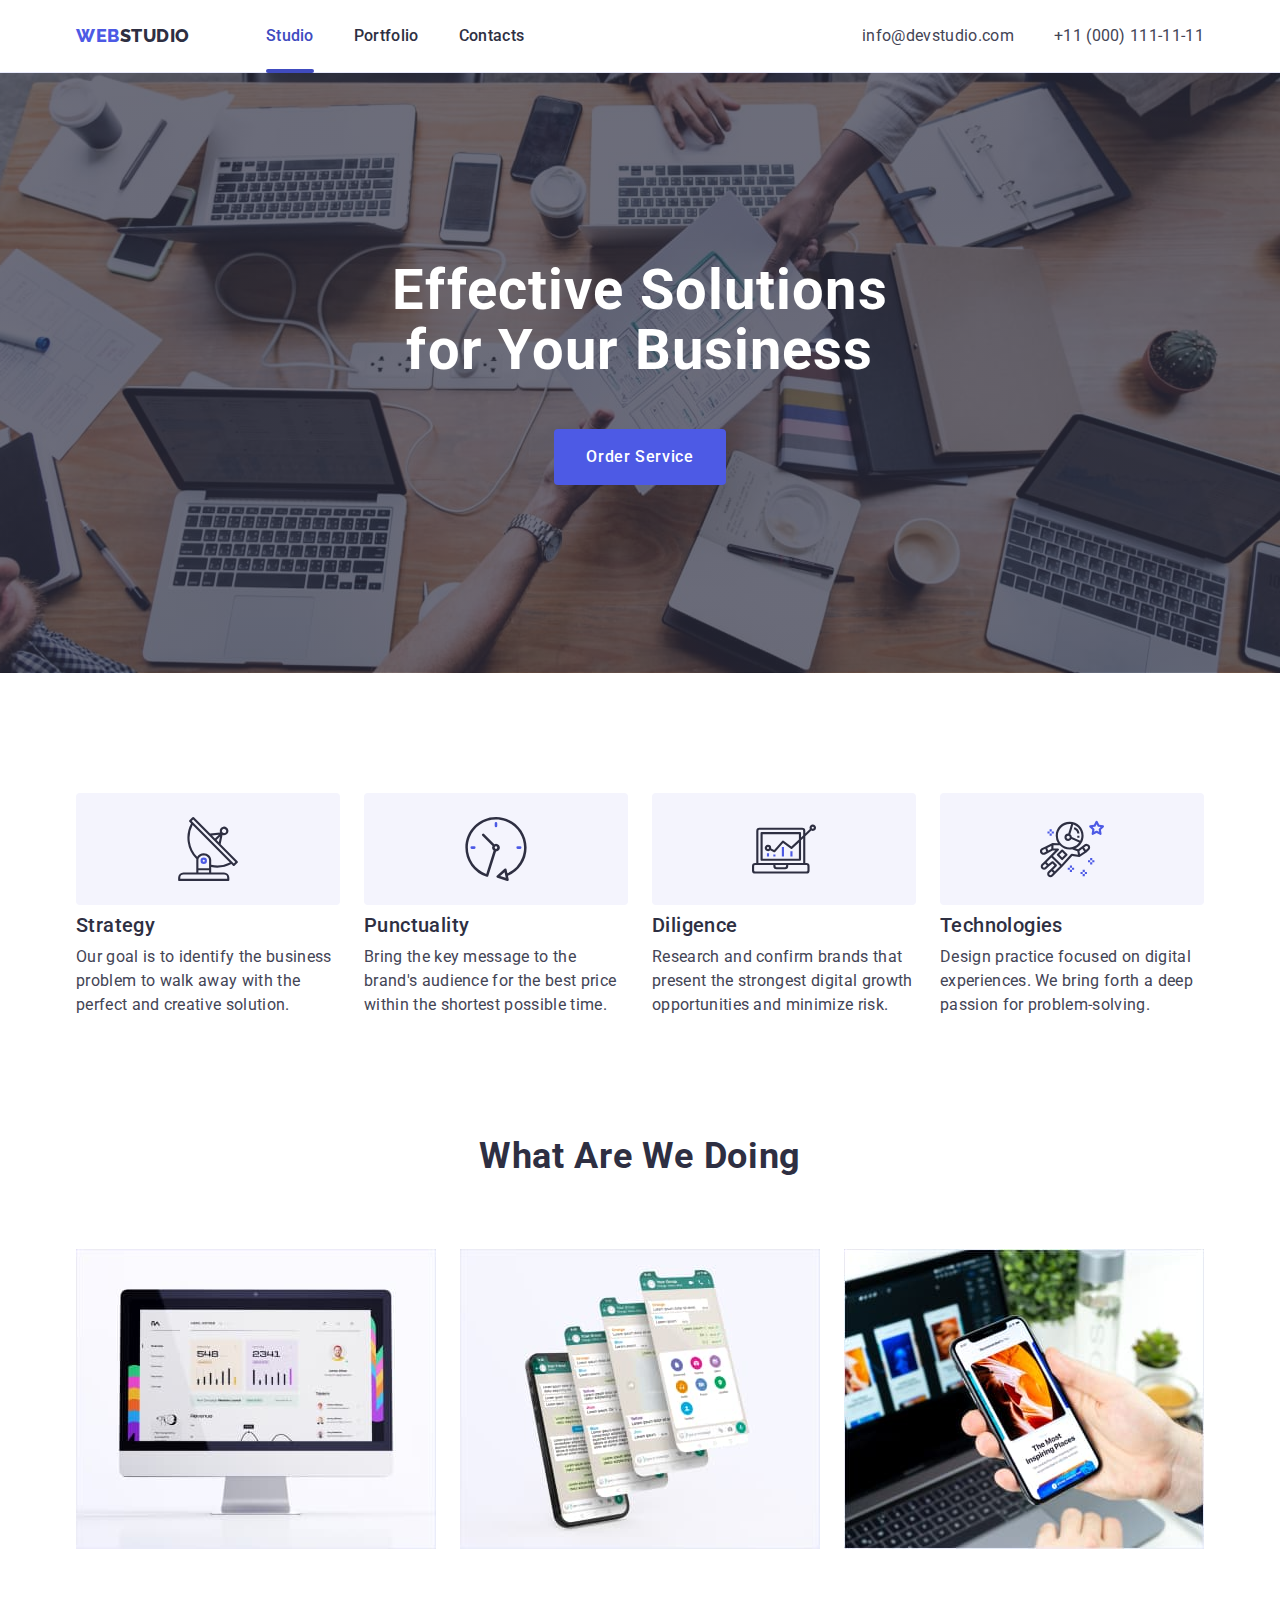
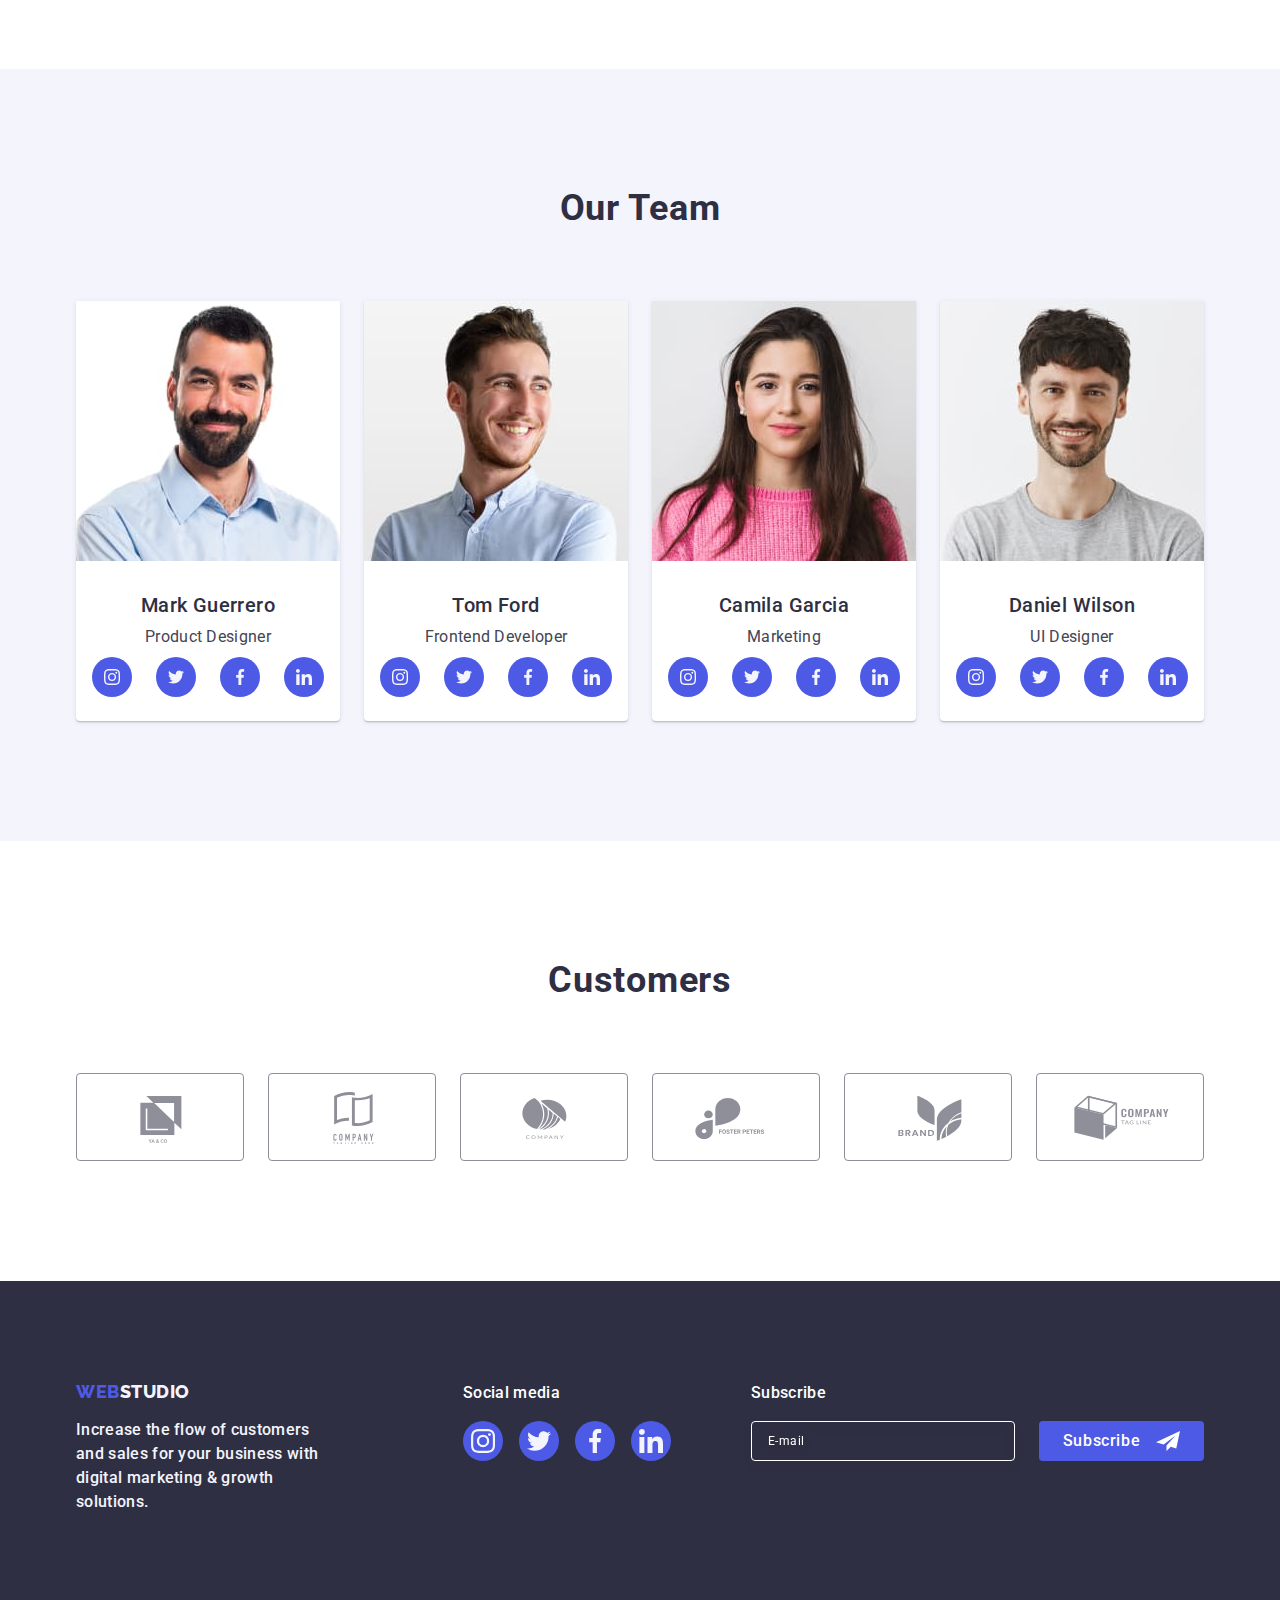
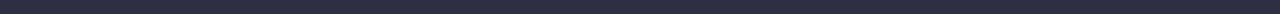
<file: index.html>
<!DOCTYPE html>
<html lang="en">
  <head>
    <meta charset="UTF-8" />
    <meta
      name="viewport"
      content="width=device-width, initial-scale=1.0"
    />
    <title>WebStudio</title>
    <link
      rel="stylesheet"
      href="https://cdnjs.cloudflare.com/ajax/libs/modern-normalize/2.0.0/modern-normalize.min.css"
    />
    <link
      rel="stylesheet"
      href="./css/styles.css"
    />
    <link
      rel="preconnect"
      href="https://fonts.googleapis.com"
    />
    <link
      rel="preconnect"
      href="https://fonts.gstatic.com"
      crossorigin
    />
    <link
      href="https://fonts.googleapis.com/css2?family=Raleway:wght@800&family=Roboto:wght@400;500;700&display=swap"
      rel="stylesheet"
    />
  </head>
  <body>
    <header class="header">
      <div class="container header-container">
        <nav class="header-navi">
          <a
            class="logo-first link"
            href="./index.html"
            >Web<span class="logo">Studio</span></a
          >
          <ul class="header-menu-list list">
            <li class="header-menu-item">
              <a
                class="header-menu-link header-menu-link-studio link"
                href="./index.html"
                >Studio</a
              >
            </li>
            <li class="header-menu-item">
              <a
                class="header-menu-link link"
                href="./portfolio.html"
                >Portfolio</a
              >
            </li>
            <li class="header-menu-item">
              <a
                class="header-menu-link link"
                href=""
                >Contacts</a
              >
            </li>
          </ul>
        </nav>
        <address class="header-address">
          <ul class="header-address-list list">
            <li class="header-address-item">
              <a
                class="header-address-link link"
                href="mailto:info@devstudio.com"
                >info@devstudio.com</a
              >
            </li>
            <li class="header-address-item">
              <a
                class="header-address-link link"
                href="tel:+110001111111"
                >+11 (000) 111-11-11</a
              >
            </li>
          </ul>
        </address>
      </div>
    </header>
    <main>
      <section class="hero">
        <div class="container">
          <h1 class="hero-title">Effective Solutions for Your Business</h1>
          <button
            type="button"
            class="hero-button"
            data-modal-open
          >
            Order Service
          </button>
        </div>
      </section>

      <section class="advantage">
        <div class="container">
          <h2 class="visually-hidden">Advantage</h2>
          <ul class="advantage-list list">
            <li class="advantage-iteam">
              <div class="advantage-iteam-top">
                <svg
                  class="advantage-icon"
                  width="64"
                  height="64"
                >
                  <use href="./images/icons.svg#icon-antenna-1"></use>
                </svg>
              </div>
              <h3 class="advantage-subtitle">Strategy</h3>
              <p class="advantage-text">
                Our goal is to identify the business problem to walk away with
                the perfect and creative solution.
              </p>
            </li>
            <li class="advantage-iteam">
              <div class="advantage-iteam-top">
                <svg
                  class="advantage-icon"
                  width="64"
                  height="64"
                >
                  <use href="./images/icons.svg#icon-clock-1"></use>
                </svg>
              </div>
              <h3 class="advantage-subtitle">Punctuality</h3>
              <p class="advantage-text">
                Bring the key message to the brand's audience for the best price
                within the shortest possible time.
              </p>
            </li>
            <li class="advantage-iteam">
              <div class="advantage-iteam-top">
                <svg
                  class="advantage-icon"
                  width="64"
                  height="64"
                >
                  <use href="./images/icons.svg#icon-diagram-1"></use>
                </svg>
              </div>
              <h3 class="advantage-subtitle">Diligence</h3>
              <p class="advantage-text">
                Research and confirm brands that present the strongest digital
                growth opportunities and minimize risk.
              </p>
            </li>
            <li class="advantage-iteam">
              <div class="advantage-iteam-top">
                <svg
                  class="advantage-icon"
                  width="64"
                  height="64"
                >
                  <use href="./images/icons.svg#icon-astronaut-1"></use>
                </svg>
              </div>
              <h3 class="advantage-subtitle">Technologies</h3>
              <p class="advantage-text">
                Design practice focused on digital experiences. We bring forth a
                deep passion for problem-solving.
              </p>
            </li>
          </ul>
        </div>
      </section>

      <section class="working">
        <div class="container">
          <h2 class="working-title">What are we doing</h2>
          <ul class="working-list list">
            <li class="working-iteam">
              <img
                class="working-img"
                src="./images/product1.jpg"
                alt="console"
                width="360"
                height="300"
              />
            </li>
            <li class="working-iteam">
              <img
                class="working-img"
                src="./images/product2.jpg"
                alt="smartphone"
                width="360"
                height="300"
              />
            </li>
            <li class="working-iteam">
              <img
                class="working-img"
                src="./images/product3.jpg"
                alt="laptop"
                width="360"
                height="300"
              />
            </li>
          </ul>
        </div>
      </section>

      <section class="team team-wrap">
        <div class="container">
          <h2 class="team-title">Our Team</h2>
          <ul class="team-list list">
            <li class="team-iteam">
              <img
                class="team-img"
                src="./images/team1.jpg"
                alt="Product Designer"
                width="264"
                height="260"
              />
              <div class="container-team">
                <h3 class="team-subtitle">Mark Guerrero</h3>
                <p class="team-text">Product Designer</p>
                <ul class="list-social list">
                  <li class="item-social-team">
                    <a
                      class="team-social-link link"
                      href="https://www.instagram.com/"
                      target="_blank"
                      rel="noreferrer"
                    >
                      <svg
                        class="team-icon"
                        width="16"
                        height="16"
                      >
                        <use href="./images/icons.svg#icon-instagram-2"></use>
                      </svg>
                    </a>
                  </li>
                  <li class="item-social-team">
                    <a
                      class="team-social-link link"
                      href="https://twitter.com/"
                      target="_blank"
                      rel="noreferrer"
                    >
                      <svg
                        class="team-icon"
                        width="16"
                        height="16"
                      >
                        <use href="./images/icons.svg#icon-twitter-1"></use>
                      </svg>
                    </a>
                  </li>
                  <li class="item-social-team">
                    <a
                      class="team-social-link link"
                      href="https://www.facebook.com/"
                      target="_blank"
                      rel="noreferrer"
                    >
                      <svg
                        class="team-icon"
                        width="16"
                        height="16"
                      >
                        <use href="./images/icons.svg#icon-facebook-1"></use>
                      </svg>
                    </a>
                  </li>
                  <li class="item-social-team">
                    <a
                      class="team-social-link link"
                      href="https://www.linkedin.com/"
                      target="_blank"
                      rel="noreferrer"
                    >
                      <svg
                        class="team-icon"
                        width="16"
                        height="16"
                      >
                        <use href="./images/icons.svg#icon-linkedin-1"></use>
                      </svg>
                    </a>
                  </li>
                </ul>
              </div>
            </li>
            <li class="team-iteam">
              <img
                class="team-img"
                src="./images/team2.jpg"
                alt="Frontend Developer"
                width="264"
                height="260"
              />
              <div class="container-team">
                <h3 class="team-subtitle">Tom Ford</h3>
                <p class="team-text">Frontend Developer</p>
                <ul class="list-social list">
                  <li class="item-social-team">
                    <a
                      class="team-social-link link"
                      href="https://www.instagram.com/"
                      target="_blank"
                      rel="noreferrer"
                    >
                      <svg
                        class="team-icon"
                        width="16"
                        height="16"
                      >
                        <use href="./images/icons.svg#icon-instagram-2"></use>
                      </svg>
                    </a>
                  </li>
                  <li class="item-social-team">
                    <a
                      class="team-social-link link"
                      href="https://twitter.com/"
                      target="_blank"
                      rel="noreferrer"
                    >
                      <svg
                        class="team-icon"
                        width="16"
                        height="16"
                      >
                        <use href="./images/icons.svg#icon-twitter-1"></use>
                      </svg>
                    </a>
                  </li>
                  <li class="item-social-team">
                    <a
                      class="team-social-link link"
                      href="https://www.facebook.com/"
                      target="_blank"
                      rel="noreferrer"
                    >
                      <svg
                        class="team-icon"
                        width="16"
                        height="16"
                      >
                        <use href="./images/icons.svg#icon-facebook-1"></use>
                      </svg>
                    </a>
                  </li>
                  <li class="item-social-team">
                    <a
                      class="team-social-link link"
                      href="https://www.linkedin.com/"
                      target="_blank"
                      rel="noreferrer"
                    >
                      <svg
                        class="team-icon"
                        width="16"
                        height="16"
                      >
                        <use href="./images/icons.svg#icon-linkedin-1"></use>
                      </svg>
                    </a>
                  </li>
                </ul>
              </div>
            </li>
            <li class="team-iteam">
              <img
                class="team-img"
                src="./images/team3.jpg"
                alt="Marketing"
                width="264"
                height="260"
              />
              <div class="container-team">
                <h3 class="team-subtitle">Camila Garcia</h3>
                <p class="team-text">Marketing</p>
                <ul class="list-social list">
                  <li class="item-social-team">
                    <a
                      class="team-social-link link"
                      href="https://www.instagram.com/"
                      target="_blank"
                      rel="noreferrer"
                    >
                      <svg
                        class="team-icon"
                        width="16"
                        height="16"
                      >
                        <use href="./images/icons.svg#icon-instagram-2"></use>
                      </svg>
                    </a>
                  </li>
                  <li class="item-social-team">
                    <a
                      class="team-social-link link"
                      href="https://twitter.com/"
                      target="_blank"
                      rel="noreferrer"
                    >
                      <svg
                        class="team-icon"
                        width="16"
                        height="16"
                      >
                        <use href="./images/icons.svg#icon-twitter-1"></use>
                      </svg>
                    </a>
                  </li>
                  <li class="item-social-team">
                    <a
                      class="team-social-link link"
                      href="https://www.facebook.com/"
                      target="_blank"
                      rel="noreferrer"
                    >
                      <svg
                        class="team-icon"
                        width="16"
                        height="16"
                      >
                        <use href="./images/icons.svg#icon-facebook-1"></use>
                      </svg>
                    </a>
                  </li>
                  <li class="item-social-team">
                    <a
                      class="team-social-link link"
                      href="https://www.linkedin.com/"
                      target="_blank"
                      rel="noreferrer"
                    >
                      <svg
                        class="team-icon"
                        width="16"
                        height="16"
                      >
                        <use href="./images/icons.svg#icon-linkedin-1"></use>
                      </svg>
                    </a>
                  </li>
                </ul>
              </div>
            </li>
            <li class="team-iteam">
              <img
                class="team-img"
                src="./images/team4.jpg"
                alt="UI Designer"
                width="264"
                height="260"
              />
              <div class="container-team">
                <h3 class="team-subtitle">Daniel Wilson</h3>
                <p class="team-text">UI Designer</p>
                <ul class="list-social list">
                  <li class="item-social-team">
                    <a
                      class="team-social-link link"
                      href="https://www.instagram.com/"
                      target="_blank"
                      rel="noreferrer"
                    >
                      <svg
                        class="team-icon"
                        width="16"
                        height="16"
                      >
                        <use href="./images/icons.svg#icon-instagram-2"></use>
                      </svg>
                    </a>
                  </li>
                  <li class="item-social-team">
                    <a
                      class="team-social-link link"
                      href="https://twitter.com/"
                      target="_blank"
                      rel="noreferrer"
                    >
                      <svg
                        class="team-icon"
                        width="16"
                        height="16"
                      >
                        <use href="./images/icons.svg#icon-twitter-1"></use>
                      </svg>
                    </a>
                  </li>
                  <li class="item-social-team">
                    <a
                      class="team-social-link link"
                      href="https://www.facebook.com/"
                      target="_blank"
                      rel="noreferrer"
                    >
                      <svg
                        class="team-icon"
                        width="16"
                        height="16"
                      >
                        <use href="./images/icons.svg#icon-facebook-1"></use>
                      </svg>
                    </a>
                  </li>
                  <li class="item-social-team">
                    <a
                      class="team-social-link link"
                      href="https://www.linkedin.com/"
                      target="_blank"
                      rel="noreferrer"
                    >
                      <svg
                        class="team-icon"
                        width="16"
                        height="16"
                      >
                        <use href="./images/icons.svg#icon-linkedin-1"></use>
                      </svg>
                    </a>
                  </li>
                </ul>
              </div>
            </li>
          </ul>
        </div>
      </section>
      <section class="customers">
        <div class="container">
          <h2 class="customers-tiatle">Customers</h2>
          <ul class="customers-list list">
            <li class="customers-item">
              <a
                class="customers-link link"
                href=""
                target="_blank"
                rel="noreferrer"
              >
                <svg
                  class="customers-icon"
                  width="104"
                  height="56"
                >
                  <use href="./images/icons.svg#icon-Logo-1"></use>
                </svg>
              </a>
            </li>

            <li class="customers-item">
              <a
                class="customers-link link"
                href=""
                target="_blank"
                rel="noreferrer"
              >
                <svg
                  class="customers-icon"
                  width="104"
                  height="56"
                >
                  <use href="./images/icons.svg#icon-Logo-2"></use>
                </svg>
              </a>
            </li>

            <li class="customers-item">
              <a
                class="customers-link link"
                href=""
                target="_blank"
                rel="noreferrer"
              >
                <svg
                  class="customers-icon"
                  width="104"
                  height="56"
                >
                  <use href="./images/icons.svg#icon-Logo-3"></use>
                </svg>
              </a>
            </li>

            <li class="customers-item">
              <a
                class="customers-link link"
                href=""
                target="_blank"
                rel="noreferrer"
                ><svg
                  class="customers-icon"
                  width="104"
                  height="56"
                >
                  <use href="./images/icons.svg#icon-Logo-4"></use>
                </svg>
              </a>
            </li>

            <li class="customers-item">
              <a
                class="customers-link link"
                href=""
                target="_blank"
                rel="noreferrer"
                ><svg
                  class="customers-icon"
                  width="104"
                  height="56"
                >
                  <use href="./images/icons.svg#icon-Logo-5"></use>
                </svg>
              </a>
            </li>

            <li class="customers-item">
              <a
                class="customers-link link"
                href=""
                target="_blank"
                rel="noreferrer"
                ><svg
                  class="customers-icon"
                  width="104"
                  height="56"
                >
                  <use href="./images/icons.svg#icon-Logo-6"></use>
                </svg>
              </a>
            </li>
          </ul>
        </div>
      </section>
    </main>
    <footer class="main-footer">
      <div class="container footer-container">
        <div class="footer-info">
          <a
            class="footer-logo link"
            href="./index.html"
            >Web<span class="footer-logo-first">Studio</span></a
          >
          <p class="footer-text">
            Increase the flow of customers and sales for your business with
            digital marketing & growth solutions.
          </p>
        </div>
        <div class="footer-social-conteiner">
          <p class="footer-social-text">Social media</p>
          <ul class="footer-social-list list">
            <li class="footer-social-item">
              <a
                class="footer-social-link link"
                href="https://www.instagram.com/"
                target="_blank"
                rel="noreferrer"
              >
                <svg
                  class="footer-icon"
                  width="24"
                  height="24"
                >
                  <use href="./images/icons.svg#icon-instagram-2"></use>
                </svg>
              </a>
            </li>

            <li class="footer-social-item">
              <a
                class="footer-social-link link"
                href="https://twitter.com/"
                target="_blank"
                rel="noreferrer"
              >
                <svg
                  class="footer-icon"
                  width="24"
                  height="24"
                >
                  <use href="./images/icons.svg#icon-twitter-1"></use>
                </svg>
              </a>
            </li>
            <li class="footer-social-item">
              <a
                class="footer-social-link link"
                href="https://facebook.com/"
                target="_blank"
                rel="noreferrer"
              >
                <svg
                  class="footer-icon"
                  width="24"
                  height="24"
                >
                  <use href="./images/icons.svg#icon-facebook-1"></use>
                </svg>
              </a>
            </li>

            <li class="footer-social-item">
              <a
                class="footer-social-link link"
                href="https://www.linkedin.com/"
                target="_blank"
                rel="noreferrer"
              >
                <svg
                  class="footer-icon"
                  width="24"
                  height="24"
                >
                  <use href="./images/icons.svg#icon-linkedin-1"></use>
                </svg>
              </a>
            </li>
          </ul>
        </div>
        <div class="footer-subscribe">
          <p class="footer-subscribe-text">Subscribe</p>
          <form class="footer-form">
            <label
              aria-label="footer-email-input"
              class="footer-label"
              ><input
                class="footer-input"
                type="email"
                name="footer-email"
                placeholder="E-mail"
            /></label>
            <button
              class="footer-btn"
              type="submit"
            >
              Subscribe
              <svg
                class="footer-subscribe-icon"
                width="24"
                height="24"
              >
                <use href="./images/icons.svg#icon-Frame-3-1"></use>
              </svg>
            </button>
          </form>
        </div>
      </div>
    </footer>
    <div
      class="backdrop is-hidden"
      data-modal
    >
      <div class="modal">
        <button
          class="modal-close-btn"
          type="button"
          data-modal-close
        >
          <svg
            class="modal-btn"
            width="8"
            height="8"
          >
            <use href="./images/icons.svg#icon-close"></use>
          </svg>
        </button>
        <p class="modal-title">Leave your contacts and we will call you back</p>
        <form
          class="form-modal"
          name="modal"
        >
          <div class="lable-container">
            <label
              for="user-name"
              class="modal-label"
            >
              Name
            </label>
            <div class="modal-icon-wrap">
              <input
                class="modal-input"
                type="text"
                name="user-name"
                autofocus
                required
                id="user-name"
              />
              <svg
                class="modal-icon"
                width="18"
                height="24"
              >
                <use href="./images/icons.svg#icon-person"></use>
              </svg>
            </div>
          </div>
          <div class="lable-container">
            <label
              for="user-phone"
              class="modal-label"
              >Phone</label
            >
            <div class="modal-icon-wrap">
              <input
                class="modal-input"
                type="tel"
                name="modal-phone"
                required
                id="user-phone"
              />
              <svg
                class="modal-icon"
                width="18"
                height="24"
              >
                <use href="./images/icons.svg#icon-phone"></use>
              </svg>
            </div>
          </div>

          <div class="lable-container">
            <label
              for="user-email"
              class="modal-label"
              >Email</label
            >
            <div class="modal-icon-wrap">
              <input
                class="modal-input"
                type="email"
                name="modal-email"
                id="user-email"
              />
              <svg
                class="modal-icon"
                width="18"
                height="24"
              >
                <use href="./images/icons.svg#icon-email"></use>
              </svg>
            </div>
          </div>
          <div class="user-conteiner">
            <label
              class="modal-label"
              for="user-comment"
              >Comment</label
            >
            <textarea
              class="modal-content"
              name="user-comment"
              id="user-comment"
              placeholder="Text input"
            ></textarea>
          </div>
          <div class="checkbox-conteiner">
            <input
              type="checkbox"
              name="user-privacy"
              value="true"
              id="user-privacy"
              class="modal-checkbox visually-hidden"
            />

            <label
              for="user-privacy"
              class="modal-checkbox-text"
            >
              <span class="modal-checkbox-span">
                <svg
                  class="modal-chek-icon"
                  width="10"
                  height="8"
                >
                  <use href="./images/icons.svg#icon-Vector"></use>
                </svg> </span
              >I accept the terms and conditions of the
              <a
                class="modal-checkbox-link"
                href=""
                >Privacy Policy</a
              ></label
            >
          </div>

          <button
            class="modal-btn-item"
            type="submit"
          >
            Send
          </button>
        </form>
      </div>
    </div>
    <script src="./js/modal.js"></script>
  </body>
</html>
</file>
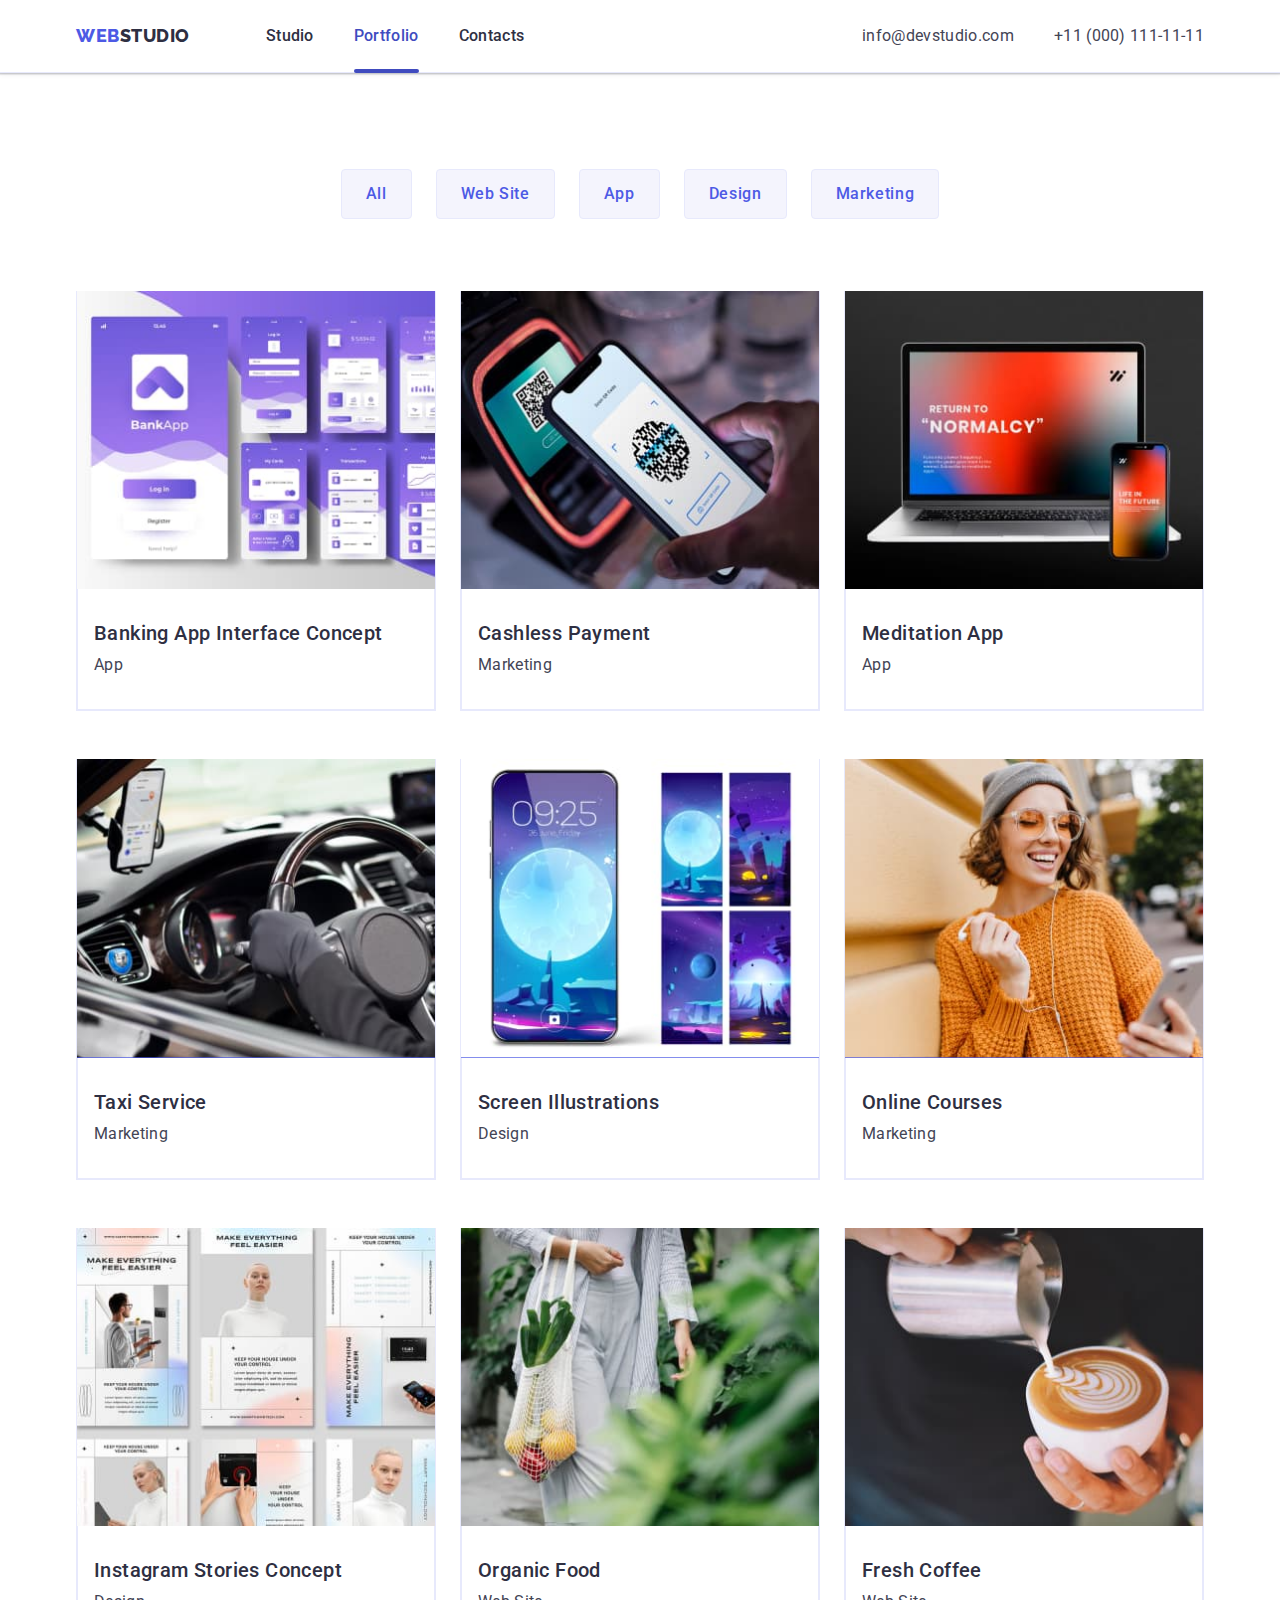
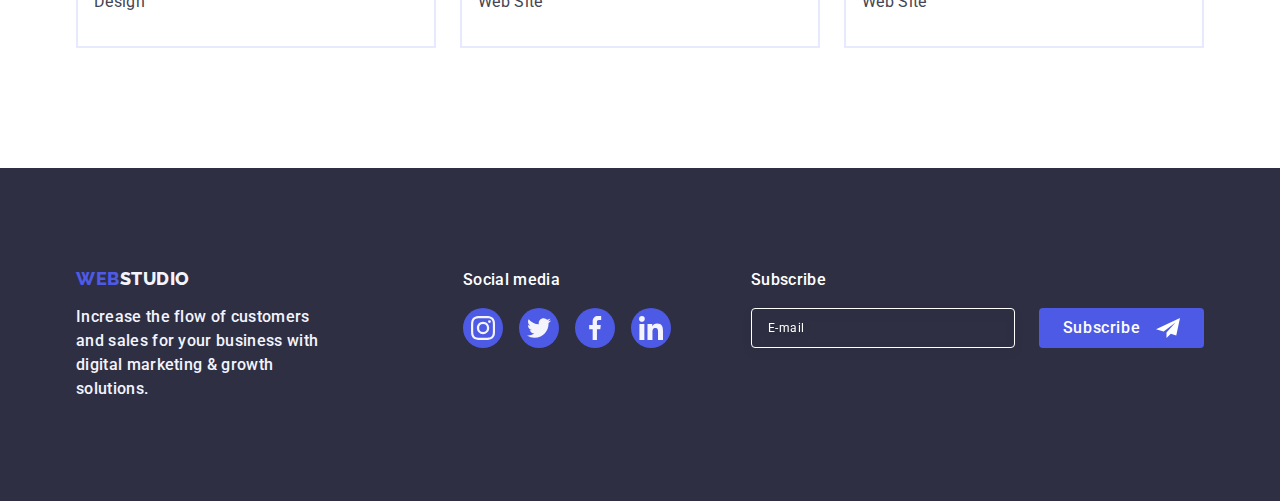
<file: portfolio.html>
<!DOCTYPE html>
<html lang="en">
  <head>
    <meta charset="UTF-8" />
    <meta
      name="viewport"
      content="width=device-width, initial-scale=1.0"
    />
    <title>Portfolio</title>
    <link
      rel="stylesheet"
      href="https://cdnjs.cloudflare.com/ajax/libs/modern-normalize/2.0.0/modern-normalize.min.css"
    />
    <link
      rel="stylesheet"
      href="./css/styles.css"
    />
    <link
      rel="preconnect"
      href="https://fonts.googleapis.com"
    />
    <link
      rel="preconnect"
      href="https://fonts.gstatic.com"
      crossorigin
    />
    <link
      href="https://fonts.googleapis.com/css2?family=Raleway:wght@800&family=Roboto:wght@400;500;700&display=swap"
      rel="stylesheet"
    />
  </head>
  <body>
    <header class="header">
      <div class="container header-container">
        <nav class="header-navi">
          <a
            class="header-portfolio-logo link"
            href="./index.html"
            >Web<span class="heder-portfolio-logo-studio">Studio</span></a
          >
          <ul class="header-menu-list list">
            <li class="header-menu-item">
              <a
                class="header-menu-link link"
                href="./index.html"
                >Studio</a
              >
            </li>
            <li class="header-menu-item">
              <a
                class="header-menu-link header-menu-link-portfolio link"
                href="./portfolio.html"
                >Portfolio</a
              >
            </li>
            <li class="header-menu-item">
              <a
                class="header-menu-link link"
                href=""
                >Contacts</a
              >
            </li>
          </ul>
        </nav>
        <address class="header-address">
          <ul class="header-address-list list">
            <li class="header-address-item">
              <a
                class="header-address-link link"
                href="mailto:info@devstudio.com"
                >info@devstudio.com</a
              >
            </li>
            <li class="header-address-item">
              <a
                class="header-address-link link"
                href="tel:+110001111111"
                >+11 (000) 111-11-11</a
              >
            </li>
          </ul>
        </address>
      </div>
    </header>
    <main>
      <section class="portfolio-filter">
        <div class="container">
          <h1 class="visually-hidden">Portfolio</h1>
          <ul class="filter-list list">
            <li>
              <button
                type="button"
                class="filter-btn"
              >
                All
              </button>
            </li>
            <li>
              <button
                type="button"
                class="filter-btn"
              >
                Web Site
              </button>
            </li>
            <li>
              <button
                type="button"
                class="filter-btn"
              >
                App
              </button>
            </li>
            <li>
              <button
                type="button"
                class="filter-btn"
              >
                Design
              </button>
            </li>
            <li>
              <button
                type="button"
                class="filter-btn"
              >
                Marketing
              </button>
            </li>
          </ul>
          <ul class="portfolio-img-list list">
            <li class="portfolio-iteam">
              <a
                class="link-portfolio link"
                href=""
              >
                <div class="portfolio-cover-father">
                  <img
                    class="portfolio-img"
                    src="./images/portfolio1.jpg"
                    alt="Banking App Interface Concept"
                    width="360"
                    height="300"
                  />

                  <p class="portfolio-cover-text">
                    14 Stylish and User-Friendly App Design Concepts · Task
                    Manager App · Calorie Tracker App · Exotic Fruit Ecommerce
                    App · Cloud Storage App
                  </p>
                </div>
                <div class="porfolio-item-conteiner">
                  <h2 class="portfolio-subtitle">
                    Banking App Interface Concept
                  </h2>
                  <p class="portfolio-text">App</p>
                </div></a
              >
            </li>
            <li class="portfolio-iteam">
              <a
                class="link-portfolio link"
                href=""
              >
                <div class="portfolio-cover-father">
                  <img
                    class="portfolio-img"
                    src="./images/portfolio2.jpg"
                    alt="Cashless Payment"
                    width="360"
                    height="300"
                  />

                  <p class="portfolio-cover-text">
                    14 Stylish and User-Friendly App Design Concepts · Task
                    Manager App · Calorie Tracker App · Exotic Fruit Ecommerce
                    App · Cloud Storage App
                  </p>
                </div>
                <div class="porfolio-item-conteiner">
                  <h2 class="portfolio-subtitle">Cashless Payment</h2>
                  <p class="portfolio-text">Marketing</p>
                </div></a
              >
            </li>
            <li class="portfolio-iteam">
              <a
                class="link-portfolio link"
                href=""
              >
                <div class="portfolio-cover-father">
                  <img
                    class="portfolio-img"
                    src="./images/portfolio3.jpg"
                    alt="Meditation App"
                    width="360"
                    height="300"
                  />

                  <p class="portfolio-cover-text">
                    14 Stylish and User-Friendly App Design Concepts · Task
                    Manager App · Calorie Tracker App · Exotic Fruit Ecommerce
                    App · Cloud Storage App
                  </p>
                </div>
                <div class="porfolio-item-conteiner">
                  <h2 class="portfolio-subtitle">Meditation App</h2>
                  <p class="portfolio-text">App</p>
                </div></a
              >
            </li>
            <li class="portfolio-iteam">
              <a
                class="link-portfolio link"
                href=""
              >
                <div class="portfolio-cover-father">
                  <img
                    class="portfolio-img"
                    src="./images/portfolio4.jpg"
                    alt="Taxi Service"
                    width="360"
                    height="300"
                  />

                  <p class="portfolio-cover-text">
                    14 Stylish and User-Friendly App Design Concepts · Task
                    Manager App · Calorie Tracker App · Exotic Fruit Ecommerce
                    App · Cloud Storage App
                  </p>
                </div>
                <div class="porfolio-item-conteiner">
                  <h2 class="portfolio-subtitle">Taxi Service</h2>
                  <p class="portfolio-text">Marketing</p>
                </div></a
              >
            </li>
            <li class="portfolio-iteam">
              <a
                class="link-portfolio link"
                href=""
              >
                <div class="portfolio-cover-father">
                  <img
                    class="portfolio-img"
                    src="./images/portfolio5.jpg"
                    alt="Screen Illustrations"
                    width="360"
                    height="300"
                  />

                  <p class="portfolio-cover-text">
                    14 Stylish and User-Friendly App Design Concepts · Task
                    Manager App · Calorie Tracker App · Exotic Fruit Ecommerce
                    App · Cloud Storage App
                  </p>
                </div>
                <div class="porfolio-item-conteiner">
                  <h2 class="portfolio-subtitle">Screen Illustrations</h2>
                  <p class="portfolio-text">Design</p>
                </div></a
              >
            </li>
            <li class="portfolio-iteam">
              <a
                class="link-portfolio link"
                href=""
              >
                <div class="portfolio-cover-father">
                  <img
                    class="portfolio-img"
                    src="./images/portfolio6.jpg"
                    alt="Online Courses"
                    width="360"
                    height="300"
                  />

                  <p class="portfolio-cover-text">
                    14 Stylish and User-Friendly App Design Concepts · Task
                    Manager App · Calorie Tracker App · Exotic Fruit Ecommerce
                    App · Cloud Storage App
                  </p>
                </div>
                <div class="porfolio-item-conteiner">
                  <h2 class="portfolio-subtitle">Online Courses</h2>
                  <p class="portfolio-text">Marketing</p>
                </div></a
              >
            </li>
            <li class="portfolio-iteam">
              <a
                class="link-portfolio link"
                href=""
              >
                <div class="portfolio-cover-father">
                  <img
                    class="portfolio-img"
                    src="./images/portfolio7.jpg"
                    alt="Instagram Stories Concept"
                    width="360"
                    height="300"
                  />

                  <p class="portfolio-cover-text">
                    14 Stylish and User-Friendly App Design Concepts · Task
                    Manager App · Calorie Tracker App · Exotic Fruit Ecommerce
                    App · Cloud Storage App
                  </p>
                </div>
                <div class="porfolio-item-conteiner">
                  <h2 class="portfolio-subtitle">Instagram Stories Concept</h2>
                  <p class="portfolio-text">Design</p>
                </div></a
              >
            </li>
            <li class="portfolio-iteam">
              <a
                class="link-portfolio link"
                href=""
              >
                <div class="portfolio-cover-father">
                  <img
                    class="portfolio-img"
                    src="./images/portfolio8.jpg"
                    alt="Organic Food"
                    width="360"
                    height="300"
                  />

                  <p class="portfolio-cover-text">
                    14 Stylish and User-Friendly App Design Concepts · Task
                    Manager App · Calorie Tracker App · Exotic Fruit Ecommerce
                    App · Cloud Storage App
                  </p>
                </div>
                <div class="porfolio-item-conteiner">
                  <h2 class="portfolio-subtitle">Organic Food</h2>
                  <p class="portfolio-text">Web Site</p>
                </div></a
              >
            </li>
            <li class="portfolio-iteam">
              <a
                class="link-portfolio link"
                href=""
              >
                <div class="portfolio-cover-father">
                  <img
                    class="portfolio-img"
                    src="./images/portfolio9.jpg"
                    alt="Fresh Coffee"
                    width="360"
                    height="300"
                  />

                  <p class="portfolio-cover-text">
                    14 Stylish and User-Friendly App Design Concepts · Task
                    Manager App · Calorie Tracker App · Exotic Fruit Ecommerce
                    App · Cloud Storage App
                  </p>
                </div>
                <div class="porfolio-item-conteiner">
                  <h2 class="portfolio-subtitle">Fresh Coffee</h2>
                  <p class="portfolio-text">Web Site</p>
                </div></a
              >
            </li>
          </ul>
        </div>
      </section>
    </main>
    <footer class="main-footer">
      <div class="container footer-container">
        <div class="footer-info">
          <a
            class="footer-logo link"
            href="./index.html"
            >Web<span class="footer-logo-first">Studio</span></a
          >
          <p class="footer-text">
            Increase the flow of customers and sales for your business with
            digital marketing & growth solutions.
          </p>
        </div>
        <div class="footer-social-conteiner">
          <p class="footer-social-text">Social media</p>
          <ul class="footer-social-list list">
            <li class="footer-social-item">
              <a
                class="footer-social-link link"
                href="https://www.instagram.com/"
                target="_blank"
                rel="noreferrer"
              >
                <svg
                  class="footer-icon"
                  width="24"
                  height="24"
                >
                  <use href="./images/icons.svg#icon-instagram-2"></use>
                </svg>
              </a>
            </li>

            <li class="footer-social-item">
              <a
                class="footer-social-link link"
                href="https://twitter.com/"
                target="_blank"
                rel="noreferrer"
              >
                <svg
                  class="footer-icon"
                  width="24"
                  height="24"
                >
                  <use href="./images/icons.svg#icon-twitter-1"></use>
                </svg>
              </a>
            </li>
            <li class="footer-social-item">
              <a
                class="footer-social-link link"
                href="https://facebook.com/"
                target="_blank"
                rel="noreferrer"
              >
                <svg
                  class="footer-icon"
                  width="24"
                  height="24"
                >
                  <use href="./images/icons.svg#icon-facebook-1"></use>
                </svg>
              </a>
            </li>

            <li class="footer-social-item">
              <a
                class="footer-social-link link"
                href="https://www.linkedin.com/"
                target="_blank"
                rel="noreferrer"
              >
                <svg
                  class="footer-icon"
                  width="24"
                  height="24"
                >
                  <use href="./images/icons.svg#icon-linkedin-1"></use>
                </svg>
              </a>
            </li>
          </ul>
        </div>
        <div class="footer-subscribe">
          <p class="footer-subscribe-text">Subscribe</p>
          <form class="footer-form">
            <label
              aria-label="footer-email-input"
              class="footer-label"
              ><input
                class="footer-input"
                type="email"
                name="footer-email"
                placeholder="E-mail"
            /></label>
            <button
              class="footer-btn"
              type="submit"
            >
              Subscribe
              <svg
                class="footer-subscribe-icon"
                width="24"
                height="24"
              >
                <use href="./images/icons.svg#icon-Frame-3-1"></use>
              </svg>
            </button>
          </form>
        </div>
      </div>
    </footer>
  </body>
</html>
</file>
<file: css/styles.css>
/* -------------Reset------------------------------ */
*,
*::before,
*::after {
  box-sizing: border-box;
}

p,
h1,
h2,
h3,
h4,
h5,
h6 {
  margin-top: 0;
  margin-bottom: 0;
}

ul {
  padding-left: 0;
  margin-top: 0;
  margin-bottom: 0;
}

:root {
  --color-iris: rgba(77, 90, 229, 1);
  --color-ocean: rgba(64, 75, 191, 1);
  --color-navy-blue: rgba(46, 47, 66, 1);
  --color-green: rgba(49, 208, 170, 1);
  --color-slate: rgba(67, 68, 85, 1);
  --color-light-slate: rgba(142, 143, 153, 1);
  --color-cornflower: #e7e9fc;
  --color-cloud: rgba(244, 244, 253, 1);
  --color-navy-blue-modal: rgba(46, 47, 66, 0.4);
  --color-grey: rgba(46, 47, 66, 0.7);
  --color-white: rgba(255, 255, 255, 1);
  --color-dairy: rgba(252, 252, 252, 1);
}

img {
  max-width: 100%;
  display: block;
  height: auto;
}
body {
  font-family: "Roboto", sans-serif;
  background-color: var(--color-white);
  color: var(--color-slate);
}
address {
  font-style: normal;
}

.link {
  text-decoration: none;
  display: block;
}
.list {
  list-style-type: none;
}
.container {
  max-width: 100%;
  width: 1158px;
  margin: 0 auto;
  padding-left: 15px;
  padding-right: 15px;
}
/* -------HEADER -----------*/

.header {
  border-bottom: 1px solid var(--color-cornflower);
  box-shadow: 0px 1px 6px 0px rgba(46, 47, 66, 0.08),
    0px 1px 1px 0px rgba(46, 47, 66, 0.16),
    0px 2px 1px 0px rgba(46, 47, 66, 0.08);
}
.header-container {
  display: flex;
  align-items: center;
}
.header-navi {
  display: flex;
  align-items: center;
}

.logo {
  color: var(--color-navy-blue);
  font-family: "Raleway", sans-serif;
  font-size: 18px;
  font-weight: 800;
  line-height: 1.17;
  letter-spacing: 0.03em;
  text-transform: uppercase;
}
.logo-first {
  color: var(--color-iris);
  font-family: "Raleway", sans-serif;
  font-size: 18px;
  font-weight: 800;
  line-height: 1.17;
  letter-spacing: 0.03em;
  text-transform: uppercase;
  margin-right: 76px;
  display: block;
}

.header-menu-list {
  display: flex;
  gap: 40px;
}

.header-menu-link {
  color: var(--color-navy-blue);
  font-size: 16px;
  font-weight: 500;
  line-height: 1.5;
  letter-spacing: 0.02em;
  padding: 24px 0;
  transition-property: color;
  transition-duration: 250ms;
  transition-timing-function: cubic-bezier(0.4, 0, 0.2, 1);
}
.header-menu-link:hover,
.header-menu-link:focus,
.header-menu-link:active {
  color: var(--color-ocean);
}
.header-menu-link-studio {
  position: relative;
  color: var(--color-ocean);
}

.header-menu-link-studio:after {
  content: "";
  width: 100%;
  position: absolute;
  bottom: -1px;
  right: -1px;
  height: 4px;
  left: 0;
  border-radius: 2px;
  background-color: var(--color-ocean);
}

.header-address {
  margin-left: auto;
}
.header-address-list {
  display: flex;
  gap: 40px;
}
.header-address-link {
  color: inherit;
  font-size: 16px;
  line-height: 1.5;
  letter-spacing: 0.02em;
  transition-property: color;
  transition-duration: 250ms;
  transition-timing-function: cubic-bezier(0.4, 0, 0.2, 1);
}
.header-address-link:hover,
.header-address-link:focus,
.header-address-link:active {
  color: var(--color-ocean);
}

/*----------- HERO------------ */
.hero {
  max-width: 1440px;
  background-color: var(--color-navy-blue);
  background-image: linear-gradient(
      rgba(46, 47, 66, 0.7),
      rgba(46, 47, 66, 0.7)
    ),
    url(../images/hero.jpg);
  background-repeat: no-repeat;
  background-position: center;
  background-size: cover;
  padding: 188px 0;
  margin: 0 auto;
}

.hero-title {
  margin: 0 auto;
  max-width: 496px;
  color: var(--color-white);
  text-align: center;
  font-size: 56px;
  line-height: 1.07;
  letter-spacing: 0.02em;
  margin-bottom: 48px;
}
.hero-button {
  min-width: 169px;
  cursor: pointer;
  background-color: var(--color-iris);
  font-family: inherit;
  color: var(--color-white);
  font-size: 16px;
  font-weight: 500;
  line-height: 1.5;
  letter-spacing: 0.04em;
  padding: 16px 32px;
  border-radius: 4px;
  border: none;
  display: block;
  margin: 0 auto;
  transition-property: background-color;
  transition-duration: 250ms;
  transition-timing-function: cubic-bezier(0.4, 0, 0.2, 1);
}
.hero-button:hover,
.hero-button:focus {
  background-color: var(--color-ocean);
}
/* -------Advantage------- */

.advantage-iteam-top {
  border-radius: 4px;
  background-color: var(--color-cloud);
  width: 100%;
  height: 112px;
  margin-bottom: 8px;
  display: flex;
  align-items: center;
  justify-content: center;
}
.visually-hidden {
  position: absolute;
  width: 1px;
  height: 1px;
  margin: -1px;
  border: 0;
  padding: 0;
  white-space: nowrap;
  clip-path: inset(100%);
  clip: rect(0 0 0 0);
  overflow: hidden;
}
.advantage {
  padding-bottom: 120px;
  padding-top: 120px;
}
.advantage-list {
  display: flex;
  gap: 24px;
}

.advantage-iteam {
  width: calc((100% - 72px) / 4);
}
.advantage-subtitle {
  margin-bottom: 8px;
  color: var(--color-navy-blue);
  font-size: 20px;
  font-weight: 500;
  line-height: 1.2;
  letter-spacing: 0.02em;
}
.advantage-text {
  font-size: 16px;
  line-height: 1.5;
  letter-spacing: 0.02em;
}
/* ----------------Working----------- */
.working-list {
  display: flex;
  gap: 24px;
}
.working {
  padding-bottom: 120px;
}
.working-iteam {
  width: calc((100% - 3 * 16px) / 3);
}
.working-title {
  color: var(--color-navy-blue);
  text-align: center;
  font-size: 36px;
  line-height: 1.11;
  letter-spacing: 0.02em;
  text-transform: capitalize;
  margin-bottom: 72px;
}
/* --------------TEAM-------- */
.team-icon {
  fill: var(--color-cloud);
}
.item-social-team {
  width: calc((100% - 72px)/4);
  height: 40px
}

.list-social {
  display: flex;
  gap: 24px;
  justify-content: center;
  padding-bottom: 32px;
  padding: 0 16px;
}
.team-social-link {
  display: flex;
  border-radius: 50%;
  flex-grow: 1;
  background-color: var(--color-iris);
  width: 100%;
  height: 100%;
  align-items: center;
  justify-content: center;
  margin-top: 8px;
  transition-property: background-color;
  transition-duration: 250ms;
  transition-timing-function: cubic-bezier(0.4, 0, 0.2, 1);
}
.team-social-link:hover,
.team-social-link:focus {
  background-color: var(--color-ocean);
}

.team-wrap {
  background-color: var(--color-cloud);
}
.container-team {
  display: flex;
  flex-direction: column;
  height: 100%;
  padding-top: 32px;
  padding-bottom: 32px;
}
.team {
  padding: 120px 0;
}
.team-list {
  display: flex;
  gap: 24px;
}
.team-iteam {
  background-color: var(--color-white);
  width: calc((100% - 3 * 24px) / 4);
  border-radius: 0px 0px 4px 4px;
  background: var(--white, #fff);
  box-shadow: 0px 2px 1px 0px rgba(46, 47, 66, 0.08),
    0px 1px 1px 0px rgba(46, 47, 66, 0.16),
    0px 1px 6px 0px rgba(46, 47, 66, 0.08);
  border-radius: 0px 0px 4px 4px;
}

.team-title {
  margin-bottom: 72px;
  color: var(--color-navy-blue);
  text-align: center;
  font-size: 36px;
  line-height: 1.11;
  letter-spacing: 0.02em;
  text-transform: capitalize;
}

.team-subtitle {
  color: var(--color-navy-blue);
  text-align: center;
  font-size: 20px;
  font-weight: 500;
  line-height: 1.2;
  letter-spacing: 0.02em;
  margin-bottom: 8px;
}
.team-text {
  text-align: center;
  font-size: 16px;
  line-height: 1.5;
  letter-spacing: 0.02em;
}
/*-------------------------- customers------------------*/
.customers {
  padding: 120px 0;
}

.customers-tiatle {
  font-size: 36px;
  line-height: 1.11;
  letter-spacing: 0.02em;
  text-transform: capitalize;
  text-align: center;
  margin-bottom: 72px;
  color: var(--color-navy-blue);
}
.customers-list {
  display: flex;
  gap: 24px;
  
}
.customers-item {
  width: calc((100% - 120px) / 6);
  height: 88px;
}
.customers-link {
  display: flex;
  border-radius: 4px;
  border: 1px solid var(--color-light-slate);
  width: 100%;
  height: 100%;
  align-items: center;
  justify-content: center;
  transition: border-color 250ms cubic-bezier(0.4, 0, 0.2, 1),
    color 250ms cubic-bezier(0.4, 0, 0.2, 1);
  color: var(--color-light-slate);
}
.customers-link:hover,
.customers-link:focus {
  border-color: var(--color-ocean);
  color: var(--color-ocean);
}
.customers-icon {
  fill: currentColor;
}
/* ----------------------------FOOTER------------------ */
.main-footer {
  background-color: var(--color-navy-blue);
  padding-top: 100px;
  padding-bottom: 100px;
}

.footer-social-conteiner {
  margin-left: 120px;
}
.footer-logo {
  text-transform: uppercase;
  color: var(--color-iris);
  font-family: "Raleway", sans-serif;
  font-size: 18px;
  font-weight: 800;
  line-height: 1.17;
  letter-spacing: 0.03em;
  display: inline-block;
  margin-bottom: 16px;
}
.footer-logo-first {
  color: var(--color-cloud);
  font-family: "Raleway", sans-serif;
  font-size: 18px;
  font-weight: 800;
  line-height: 1.17;
  letter-spacing: 0.03em;
}
.footer-text {
  color: var(--color-cloud);
  font-size: 16px;
  line-height: 1.5;
  letter-spacing: 0.02em;
  width: 100%;
  font-weight: 500;
  max-width: 264px;
  margin-right: 16px;
}

.footer-social-list {
  display: flex;
  gap: 16px;
  padding: 0;
}
.footer-social-item {
  width: 40px;
  height: 40px;
}
.footer-social-link {
  display: flex;
  border-radius: 50%;
  background-color: var(--color-iris);
  height: 100%;
  width: 100%;
  align-items: center;
  justify-content: center;
  transition-property: background-color;
  transition-duration: 250ms;
  transition-timing-function: cubic-bezier(0.4, 0, 0.2, 1);
}

.footer-container {
  display: flex;
  align-items: baseline;
}
.footer-social-link:hover,
.footer-social-link:focus {
  background-color: var(--color-green);
}
.footer-icon {
  fill: var(--color-cloud);
}


.footer-form {
  display: flex;
  gap: 24px;
  margin-right: auto;
}
.footer-subscribe-text {
 
  font-size: 16px;
  font-weight: 500;
  line-height:1.5;
  letter-spacing: 0.02em;
  color: var(--color-white);
  margin-bottom: 16px;
}
.footer-input {
  color: var(--color-white);
  padding-left: 16px;
  padding-right: 16px;
  font-size: 12px;
  line-height:1.5;
  letter-spacing:  0.04em;
  width: 264px;
  height: 40px;
  background-color: transparent;
  border-radius: 4px;
  border: 1px solid var(--color-white);
  filter: drop-shadow(0px 4px 4px rgba(0, 0, 0, 0.15));
  outline: transparent;
  transition: border-color 250ms cubic-bezier(0.4, 0, 0.2, 1);
}

.footer-input:focus {
  border-color: var(--color-cloud);
}

.footer-input::placeholder{
  color: var(--color-white);
}

.footer-btn {
  display: flex;
  justify-content: center;
  align-items: center;
  font-family: inherit;
  cursor: pointer;
  border-radius: 4px;
  background-color: var(--color-iris);
  min-width: 165px;
  height: 40px;
  color:var(--color-white);
  font-size: 16px;
  line-height:1.5;
  font-weight: 500;
  letter-spacing: 0.04em;
  border: none;
  transition: background-color 250ms cubic-bezier(0.4, 0, 0.2, 1);
}
.footer-btn:hover,
.footer-btnfocus {
  background-color: var(--color-ocean);
}

.footer-subscribe-icon {
  fill: var(--color-white);
  margin-left: 16px;

}

.footer-subscribe {
  margin-left: 80px;
}

/*----------- Portfolio header ----------*/

.header-menu-link-portfolio {
  position: relative;
  color: var(--color-ocean);
}
.header-menu-link-portfolio:after {
  content: "";
  width: 100%;
  position: absolute;
  bottom: -1px;
  right: -1px;
  height: 4px;
  left: 0;
  border-radius: 2px;
  background-color: var(--color-ocean);
}

.header-portfolio-logo {
  color: var(--color-iris);
  font-family: "Raleway", sans-serif;
  font-size: 18px;
  font-weight: 800;
  line-height: 1.17;
  letter-spacing: 0.03em;
  text-transform: uppercase;
  display: block;
  margin-right: 76px;
}
.heder-portfolio-logo-studio {
  color: var(--color-navy-blue);
  text-shadow: rgba(0, 0, 0, 0.25);
  font-family: "Raleway", sans-serif;
  font-size: 18px;
  font-weight: 800;
  line-height: 1.17;
  letter-spacing: 0.03em;
}

/* -----------------------PORTFOLIO---------- */

.footer-social-text {
  color: var(--color-white);
  font-size: 16px;
  font-weight: 500;
  line-height: 1.5;
  letter-spacing: 0.02em;
  margin-bottom: 16px;
}
.portfolio-filter {
  padding-top: 96px;
  padding-bottom: 120px;
}
.filter-list {
  display: flex;
  gap: 24px;
  justify-content: center;
  margin-bottom: 72px;
}
.filter-btn {
  border-radius: 4px;
  border: 1px solid var(--color-cornflower);
  cursor: pointer;
  font-family: inherit;
  background-color: var(--color-cloud);
  color: var(--color-iris);
  text-align: center;
  font-size: 16px;
  font-weight: 500;
  line-height: 1.5;
  letter-spacing: 0.04em;
  padding: 12px 24px;
  transition: color 250ms cubic-bezier(0.4, 0, 0.2, 1),
    background-color 250ms cubic-bezier(0.4, 0, 0.2, 1),
    border-color 250ms cubic-bezier(0.4, 0, 0.2, 1),
    box-shadow 250ms cubic-bezier(0.4, 0, 0.2, 1);
}
.filter-btn:hover,
.filter-btn:focus {
  background-color: var(--color-ocean);
  color: var(--color-white);
  box-shadow: 0px 2px 2px 0px rgba(0, 0, 0, 0.12),
    0px 2px 1px 0px rgba(0, 0, 0, 0.08), 0px 3px 1px 0px rgba(0, 0, 0, 0.1);
  border-color: none;
}
.link-portfolio {
  box-shadow: none;
  transition: box-shadow 250ms cubic-bezier(0.4, 0, 0.2, 1);
}
.link-portfolio:hover  ,
.link-portfolio:focus {
  box-shadow: 0px 2px 1px 0px rgba(46, 47, 66, 0.08),
    0px 1px 1px 0px rgba(46, 47, 66, 0.16),
    0px 1px 6px 0px rgba(46, 47, 66, 0.08);
}

.portfolio-iteam {
  border: 1px solid var(--color-cornflower);
  border-top: none;
  width: calc((100% - 48px) / 3);
}

.portfolio-img-list {
  display: flex;
  flex-wrap: wrap;
  gap: 48px 24px;
}
.portfolio-subtitle {
  color: var(--color-navy-blue);
  font-size: 20px;
  font-weight: 500;
  line-height: 1.2;
  letter-spacing: 0.02em;
  margin-bottom: 8px;
}
.portfolio-text {
  color: #434455;
  font-size: 16px;
  line-height: 1.5;
  letter-spacing: 0.02em;
}

.porfolio-item-conteiner {
  padding: 32px 16px;
  border: 1px solid #e7e9fc;
  border-top: none;
}
.portfolio-cover-father {
  position: relative;
  overflow: hidden;
}

.portfolio-cover-text {
  color: var(--color-cloud);
  font-size: 16px;
  line-height: 1.5;
  letter-spacing: 0.02em;
  position: absolute;
  background-color: var(--color-iris);
  top: 0;
  height: 100%;
  width: 100%;
  padding: 40px 32px;
  display: flex;
  align-items: center;
  transform: translateY(100%);
  transition: transform 250ms cubic-bezier(0.4, 0, 0.2, 1);
}
.portfolio-iteam:hover .portfolio-cover-text,
.portfolio-iteam:focus-within .portfolio-cover-text {
  transform: translateY(0%);
}
/* ------------------------------------Modal--------------------- */
.backdrop {
  position: fixed;
  width: 100%;
  height: 100%;
  background-color: var(--color-navy-blue-modal);
  top: 0;
  transition:opacity, visibility;
  transition: opacity 250ms cubic-bezier(0.4, 0, 0.2, 1),
    visibility 250ms cubic-bezier(0.4, 0, 0.2, 1);
}

.modal {
  position: absolute;
  top: 50%;
  left: 50%;
  transform: translate(-50%, -50%) scaleY(1);
  width: 408px;
  min-height: 584px;
  box-shadow: 0px 2px 1px 0px rgba(0, 0, 0, 0.2),
    0px 1px 3px 0px rgba(0, 0, 0, 0.12), 0px 1px 1px 0px rgba(0, 0, 0, 0.14);
  border-radius: 4px;
  background-color: var(--color-dairy);
  transition: transform 250ms cubic-bezier(0.4, 0, 0.2, 1);
  padding: 72px 24px 24px 24px;
}
.backdrop.is-hidden .modal {
  transform: translate(-50%, -50%) scaleY(3);
}
.modal-close-btn {
  display: flex;
  align-items: center;
  justify-content: center;
  position: absolute;
  width: 24px;
  height: 24px;
  right: 24px;
  top: 24px;
  padding: 0;
  border-radius: 50%;
  border: 1px solid rgba(0, 0, 0, 0.1);
  cursor: pointer;
  background-color: var(--color-cornflower);
  transition: background-color 250ms cubic-bezier(0.4, 0, 0.2, 1),
    border 250ms cubic-bezier(0.4, 0, 0.2, 1);
}
.modal-btn {
  fill: var(--color-navy-blue);
  transition: fill 250ms cubic-bezier(0.4, 0, 0.2, 1);
}
.modal-close-btn:hover .modal-btn,
.modal-close-btn:focus .modal-btn {
  fill: var(--color-white);
}

.modal-close-btn:hover,
.modal-close-btn:focus {
  background-color: var(--color-ocean);
  border: none;
}
.is-hidden {
  opacity: 0;
  visibility: hidden;
  pointer-events: none;
}
.modal-title {
  color: var(--color-navy-blue);
  font-size: 16px;
  font-weight: 500;
  line-height:1.5;
  letter-spacing:0.02em;
  text-align:center;
  margin-bottom: 16px;
}


.modal-input {
  border: 1px solid rgba(46, 47, 66, 0.4);
  width: 100%;
  border-radius: 4px;
  background-color: transparent;
  height: 40px;
  padding-left: 38px;
  padding-right: 10px;
  outline: transparent;
  transition: border-color 250ms cubic-bezier(0.4, 0, 0.2, 1);

}
.modal-input:focus + .modal-icon {
  fill: var(--color-iris);
}
.modal-input:focus {
  border-color: var(--color-iris);
}
.lable-container {
  margin-bottom: 8px;
}
.user-conteiner {
  margin-bottom: 16px;
}
.modal-label {
  display: block;  
  color: var(--color-light-slate);
  margin-bottom: 4px;
  font-size: 12px;
  line-height:1.17;
  letter-spacing: 0.04em;
}

.modal-icon-wrap {
  position: relative;
}
.modal-icon {
  fill: var(--color-navy-blue);
  position: absolute;
  top: 50%;
  left:  16px;
  transform: translateY(-50%);
  transition: fill 250ms cubic-bezier(0.4, 0, 0.2, 1);
}
.modal-content {
  width: 100%;
  border-radius: 4px;
  border: 1px solid var(--color-navy-blue);
  height: 120px;
  padding:8px 16px;
  outline: transparent;
  background-color: transparent;
  font-size: 12px;
  line-height: 1.17; 
  letter-spacing: 0.04em;
  color: rgba(46, 47, 66, 0.4);
  border: 1px solid rgba(46, 47, 66, 0.4);
  transition: border-color 250ms cubic-bezier(0.4, 0, 0.2, 1);
  resize: none;
}
.modal-content:focus {
  border-color: var(--color-iris);
}
.modal-content::placeholder{
  color: var(--color-navy-blue-modal);
  font-size: 12px;
  font-weight: 400;
  line-height:1.16;
  letter-spacing: 0.04em;
}
.modal-btn-item {
  min-width: 169px;
  cursor: pointer;
  font-family: inherit;
  background-color:var(--color-iris);
  color: var(--color-white);
  text-align: center;
  font-size: 16px;
  font-weight: 500;
  line-height: 1.5;
  letter-spacing:0.04em;
  box-shadow: 0px 4px 4px 0px rgba(0, 0, 0, 0.15);
  border-radius: 4px;
  padding: 16px 32px;
  border: none;
  display: block;
  margin: 0 auto;
  transition-property: background-color;
  transition-duration: 250ms;
  transition-timing-function: cubic-bezier(0.4, 0, 0.2, 1);
}
.modal-btn-item:hover,
.modal-btn-item:focus {
  background-color: var(--color-ocean);
}
.modal-checkbox-text {
  font-size: 12px;
  line-height: 1.17;
  letter-spacing:0.04em;
  color: var(--color-light-slate);
  
  
  
}
.checkbox-conteiner {
  margin-bottom: 24px;
}
.modal-checkbox-link {
  font-size: 12px;
  color: var(--color-iris);
  font-weight: 400;
  line-height:1.14;
  letter-spacing:0.04em;
  text-decoration: underline;
}
.modal-checkbox-text span {
  display: inline-flex;
  justify-content: center;
  align-items: center;
  width: 16px;
  height: 16px;
  border: 1px solid rgba(46, 47, 66, 0.40);
  border-radius: 2px;
  margin-right: 8px;
  fill: transparent;
  transition: background-color 250ms cubic-bezier(0.4, 0, 0.2, 1), border 250ms cubic-bezier(0.4, 0, 0.2, 1) , fill 250ms cubic-bezier(0.4, 0, 0.2, 1);
  }
  .modal-checkbox:checked + .modal-checkbox-text span {
    background-color: var(--color-ocean);
    border: none;
    fill: var(--color-cloud);
  }
  .modal-checkbox:focus + .modal-checkbox-text span {
    border-color: var(--color-ocean);
    
  }
</file>
